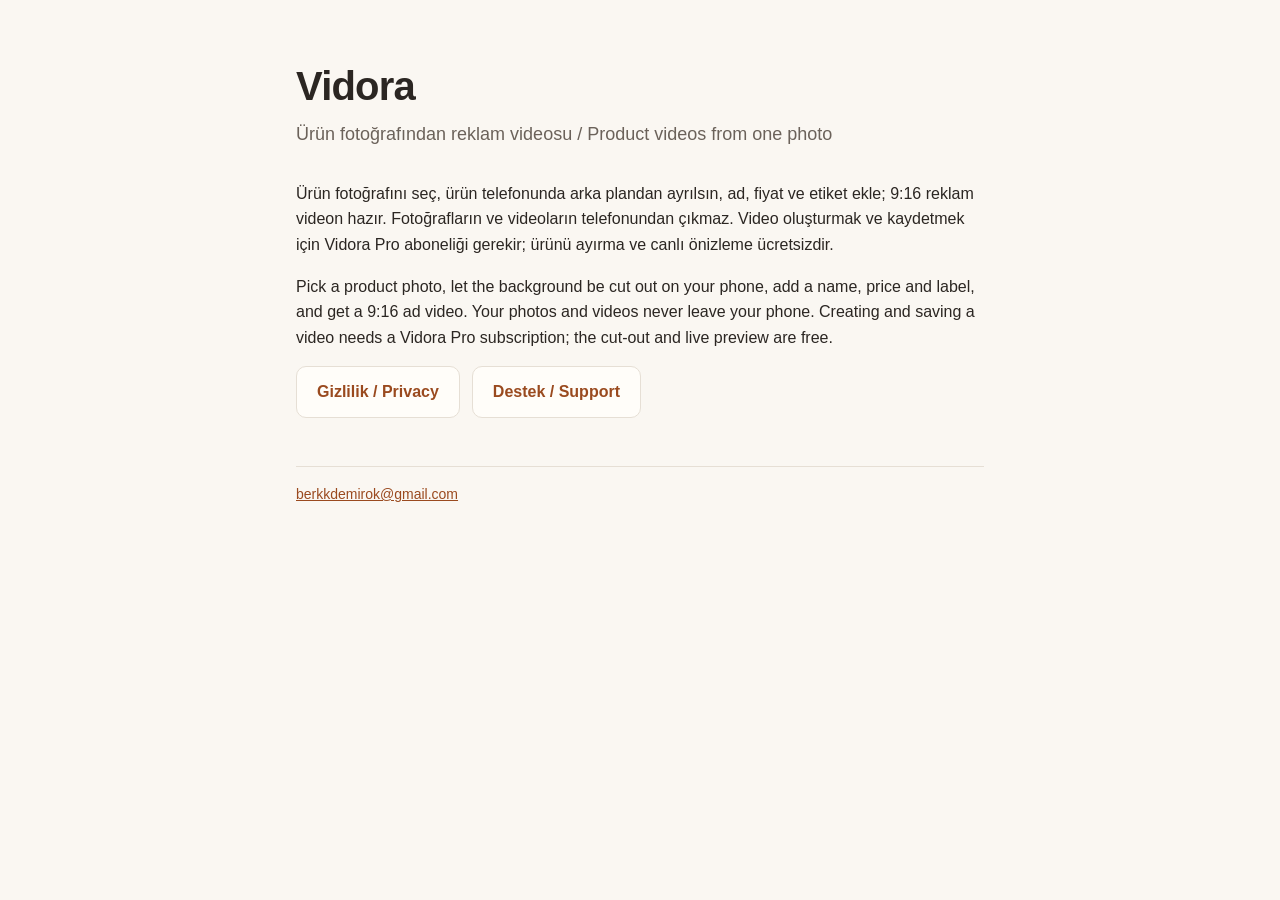
<file: vidora/index.html>
<!doctype html>
<html lang="tr">
<head>
<meta charset="utf-8">
<meta name="viewport" content="width=device-width, initial-scale=1">
<title>Vidora</title>
<meta name="description" content="Vidora – Ürün fotoğrafından reklam videosu / Product videos from one photo">
<style>
  :root { --bg: #faf7f2; --text: #2b2622; --muted: #6b625a; --line: #e6dfd5; --accent: #9a4a1f; --card: #fffdf9; }
  * { box-sizing: border-box; }
  html { -webkit-text-size-adjust: 100%; }
  body { margin: 0; background: var(--bg); color: var(--text); font: 16px/1.6 -apple-system, BlinkMacSystemFont, "Segoe UI", Roboto, "Helvetica Neue", Arial, sans-serif; }
  main { max-width: 720px; margin: 0 auto; padding: 64px 16px 48px; }
  h1 { font-size: 2.5rem; line-height: 1.1; margin: 0 0 12px; letter-spacing: -0.02em; }
  .tagline { font-size: 1.125rem; color: var(--muted); margin: 0 0 32px; }
  p { margin: 0 0 16px; }
  nav { display: flex; flex-wrap: wrap; gap: 12px; }
  nav a { display: inline-block; padding: 12px 20px; border: 1px solid var(--line); border-radius: 10px; background: var(--card); color: var(--accent); text-decoration: none; font-weight: 600; }
  nav a:hover, nav a:focus-visible { border-color: var(--accent); }
  footer { margin-top: 48px; padding-top: 16px; border-top: 1px solid var(--line); color: var(--muted); font-size: 0.875rem; }
  footer a { color: var(--accent); }
</style>
</head>
<body>
<main>
  <h1>Vidora</h1>
  <p class="tagline">Ürün fotoğrafından reklam videosu / Product videos from one photo</p>
  <p>Ürün fotoğrafını seç, ürün telefonunda arka plandan ayrılsın, ad, fiyat ve etiket ekle; 9:16 reklam videon hazır. Fotoğrafların ve videoların telefonundan çıkmaz. Video oluşturmak ve kaydetmek için Vidora Pro aboneliği gerekir; ürünü ayırma ve canlı önizleme ücretsizdir.</p>
  <p>Pick a product photo, let the background be cut out on your phone, add a name, price and label, and get a 9:16 ad video. Your photos and videos never leave your phone. Creating and saving a video needs a Vidora Pro subscription; the cut-out and live preview are free.</p>
  <nav>
    <a href="privacy/">Gizlilik / Privacy</a>
    <a href="support/">Destek / Support</a>
  </nav>
  <footer>
    <a href="mailto:berkkdemirok@gmail.com">berkkdemirok@gmail.com</a>
  </footer>
</main>
</body>
</html>
</file>
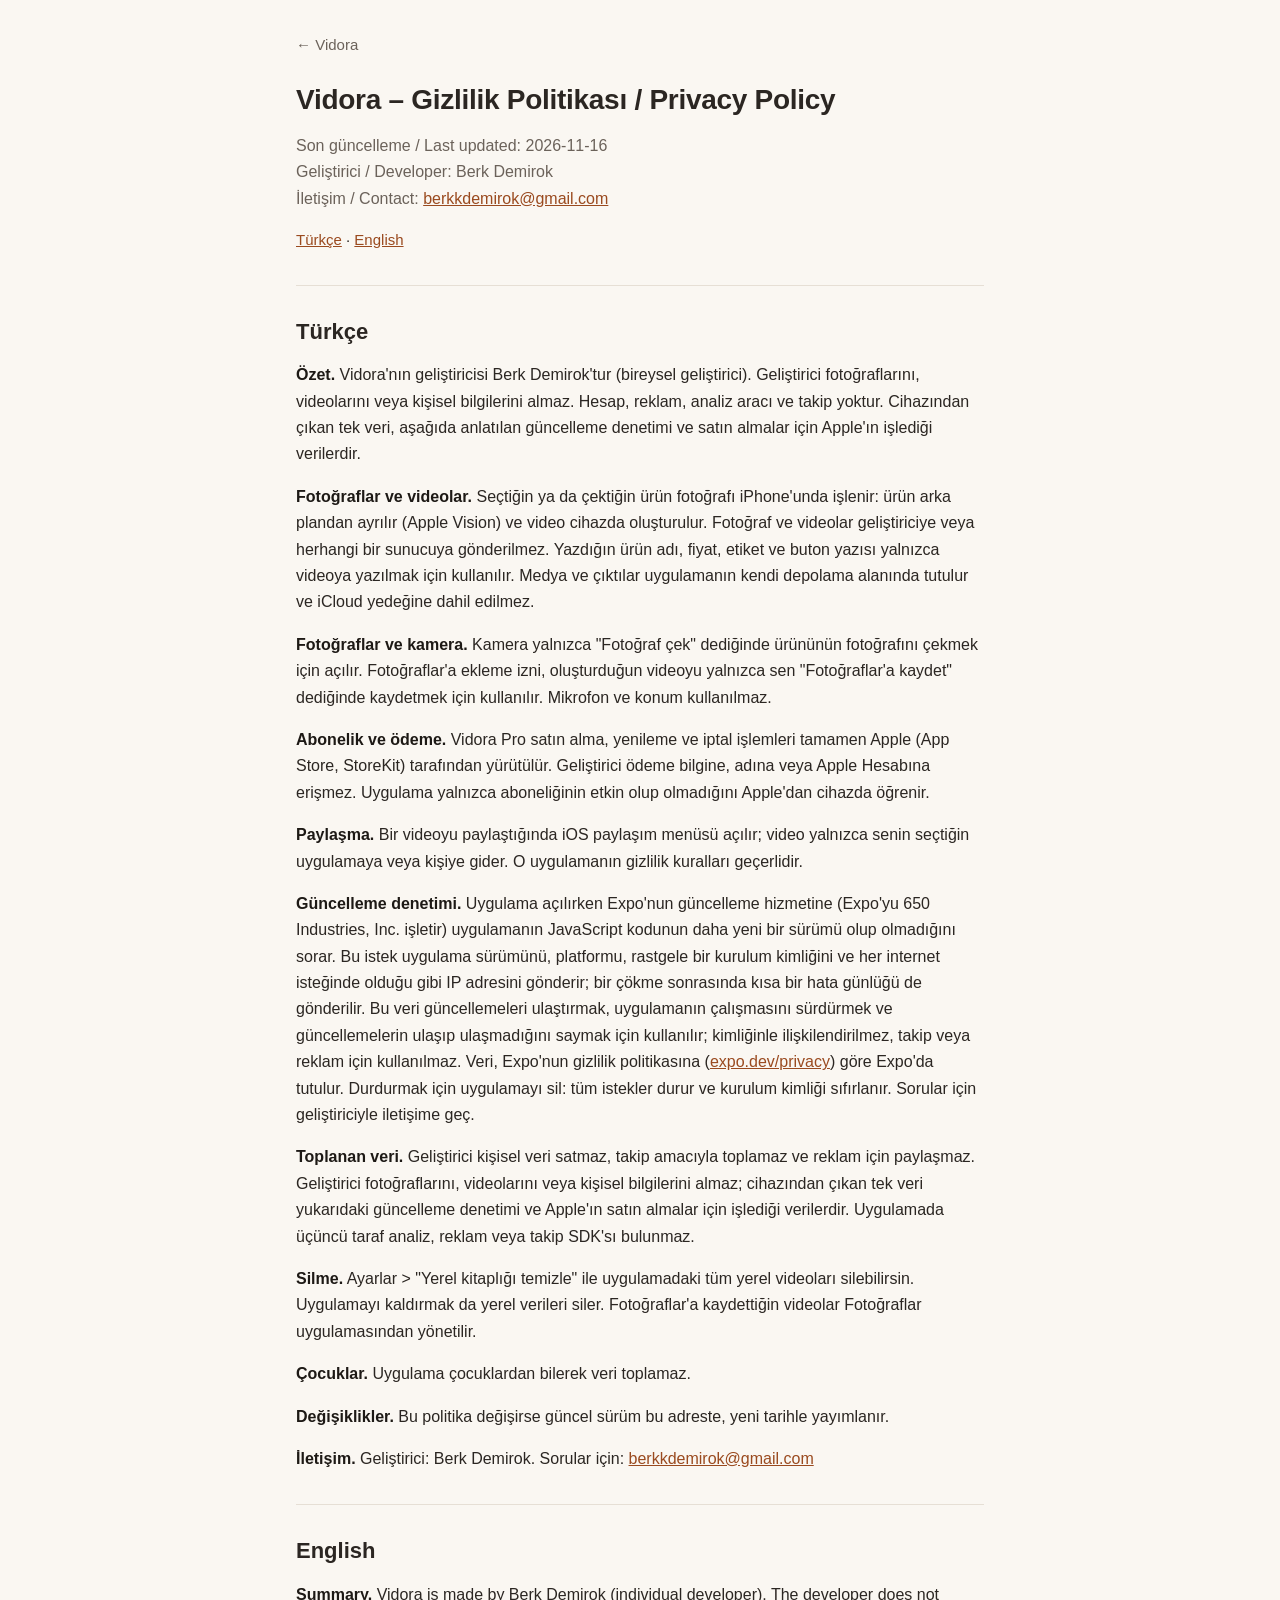
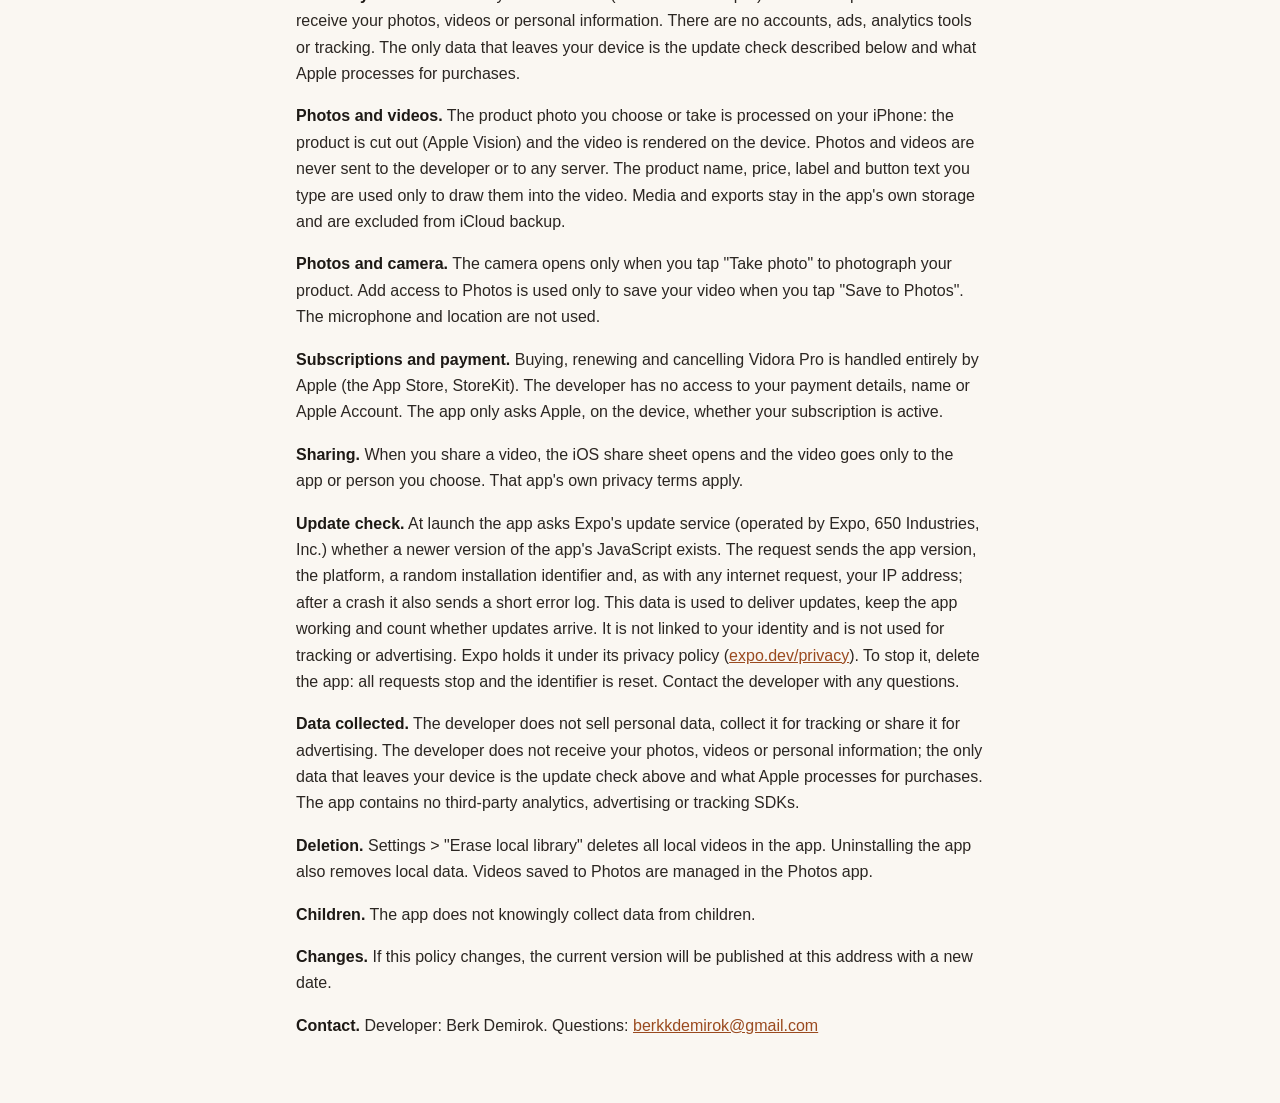
<file: vidora/privacy/index.html>
<!doctype html>
<html lang="tr">
<head>
<meta charset="utf-8">
<meta name="viewport" content="width=device-width, initial-scale=1">
<title>Gizlilik Politikası / Privacy Policy – Vidora</title>
<meta name="description" content="Vidora gizlilik politikası / Vidora privacy policy">
<style>
  :root { --bg: #faf7f2; --text: #2b2622; --muted: #6b625a; --line: #e6dfd5; --accent: #9a4a1f; }
  * { box-sizing: border-box; }
  html { -webkit-text-size-adjust: 100%; }
  body { margin: 0; background: var(--bg); color: var(--text); font: 16px/1.65 -apple-system, BlinkMacSystemFont, "Segoe UI", Roboto, "Helvetica Neue", Arial, sans-serif; }
  main { max-width: 720px; margin: 0 auto; padding: 32px 16px 48px; overflow-wrap: break-word; }
  .home { display: inline-block; margin-bottom: 24px; color: var(--muted); text-decoration: none; font-size: 0.9375rem; }
  .home:hover { color: var(--accent); }
  h1 { font-size: 1.75rem; line-height: 1.25; margin: 0 0 16px; letter-spacing: -0.01em; }
  h2 { font-size: 1.375rem; line-height: 1.3; margin: 0 0 16px; }
  .meta { color: var(--muted); margin: 0; }
  hr { border: 0; border-top: 1px solid var(--line); margin: 32px 0; }
  p { margin: 0 0 16px; }
  strong { color: #1d1915; }
  a { color: var(--accent); }
  .lang-nav { margin: 16px 0 0; font-size: 0.9375rem; }
</style>
</head>
<body>
<main>
  <a class="home" href="../">&larr; Vidora</a>

  <h1>Vidora – Gizlilik Politikası / Privacy Policy</h1>
  <p class="meta">Son güncelleme / Last updated: 2026-11-16<br>
  Geliştirici / Developer: Berk Demirok<br>
  İletişim / Contact: <a href="mailto:berkkdemirok@gmail.com">berkkdemirok@gmail.com</a></p>
  <p class="lang-nav"><a href="#tr">Türkçe</a> · <a href="#en">English</a></p>

  <hr>

  <section id="tr" lang="tr">
    <h2>Türkçe</h2>

    <p><strong>Özet.</strong> Vidora'nın geliştiricisi Berk Demirok'tur (bireysel geliştirici). Geliştirici fotoğraflarını, videolarını veya kişisel bilgilerini almaz. Hesap, reklam, analiz aracı ve takip yoktur. Cihazından çıkan tek veri, aşağıda anlatılan güncelleme denetimi ve satın almalar için Apple'ın işlediği verilerdir.</p>

    <p><strong>Fotoğraflar ve videolar.</strong> Seçtiğin ya da çektiğin ürün fotoğrafı iPhone'unda işlenir: ürün arka plandan ayrılır (Apple Vision) ve video cihazda oluşturulur. Fotoğraf ve videolar geliştiriciye veya herhangi bir sunucuya gönderilmez. Yazdığın ürün adı, fiyat, etiket ve buton yazısı yalnızca videoya yazılmak için kullanılır. Medya ve çıktılar uygulamanın kendi depolama alanında tutulur ve iCloud yedeğine dahil edilmez.</p>

    <p><strong>Fotoğraflar ve kamera.</strong> Kamera yalnızca "Fotoğraf çek" dediğinde ürününün fotoğrafını çekmek için açılır. Fotoğraflar'a ekleme izni, oluşturduğun videoyu yalnızca sen "Fotoğraflar'a kaydet" dediğinde kaydetmek için kullanılır. Mikrofon ve konum kullanılmaz.</p>

    <p><strong>Abonelik ve ödeme.</strong> Vidora Pro satın alma, yenileme ve iptal işlemleri tamamen Apple (App Store, StoreKit) tarafından yürütülür. Geliştirici ödeme bilgine, adına veya Apple Hesabına erişmez. Uygulama yalnızca aboneliğinin etkin olup olmadığını Apple'dan cihazda öğrenir.</p>

    <p><strong>Paylaşma.</strong> Bir videoyu paylaştığında iOS paylaşım menüsü açılır; video yalnızca senin seçtiğin uygulamaya veya kişiye gider. O uygulamanın gizlilik kuralları geçerlidir.</p>

    <p><strong>Güncelleme denetimi.</strong> Uygulama açılırken Expo'nun güncelleme hizmetine (Expo'yu 650 Industries, Inc. işletir) uygulamanın JavaScript kodunun daha yeni bir sürümü olup olmadığını sorar. Bu istek uygulama sürümünü, platformu, rastgele bir kurulum kimliğini ve her internet isteğinde olduğu gibi IP adresini gönderir; bir çökme sonrasında kısa bir hata günlüğü de gönderilir. Bu veri güncellemeleri ulaştırmak, uygulamanın çalışmasını sürdürmek ve güncellemelerin ulaşıp ulaşmadığını saymak için kullanılır; kimliğinle ilişkilendirilmez, takip veya reklam için kullanılmaz. Veri, Expo'nun gizlilik politikasına (<a href="https://expo.dev/privacy">expo.dev/privacy</a>) göre Expo'da tutulur. Durdurmak için uygulamayı sil: tüm istekler durur ve kurulum kimliği sıfırlanır. Sorular için geliştiriciyle iletişime geç.</p>

    <p><strong>Toplanan veri.</strong> Geliştirici kişisel veri satmaz, takip amacıyla toplamaz ve reklam için paylaşmaz. Geliştirici fotoğraflarını, videolarını veya kişisel bilgilerini almaz; cihazından çıkan tek veri yukarıdaki güncelleme denetimi ve Apple'ın satın almalar için işlediği verilerdir. Uygulamada üçüncü taraf analiz, reklam veya takip SDK'sı bulunmaz.</p>

    <p><strong>Silme.</strong> Ayarlar &gt; "Yerel kitaplığı temizle" ile uygulamadaki tüm yerel videoları silebilirsin. Uygulamayı kaldırmak da yerel verileri siler. Fotoğraflar'a kaydettiğin videolar Fotoğraflar uygulamasından yönetilir.</p>

    <p><strong>Çocuklar.</strong> Uygulama çocuklardan bilerek veri toplamaz.</p>

    <p><strong>Değişiklikler.</strong> Bu politika değişirse güncel sürüm bu adreste, yeni tarihle yayımlanır.</p>

    <p><strong>İletişim.</strong> Geliştirici: Berk Demirok. Sorular için: <a href="mailto:berkkdemirok@gmail.com">berkkdemirok@gmail.com</a></p>

  </section>

  <hr>

  <section id="en" lang="en">
    <h2>English</h2>

    <p><strong>Summary.</strong> Vidora is made by Berk Demirok (individual developer). The developer does not receive your photos, videos or personal information. There are no accounts, ads, analytics tools or tracking. The only data that leaves your device is the update check described below and what Apple processes for purchases.</p>

    <p><strong>Photos and videos.</strong> The product photo you choose or take is processed on your iPhone: the product is cut out (Apple Vision) and the video is rendered on the device. Photos and videos are never sent to the developer or to any server. The product name, price, label and button text you type are used only to draw them into the video. Media and exports stay in the app's own storage and are excluded from iCloud backup.</p>

    <p><strong>Photos and camera.</strong> The camera opens only when you tap "Take photo" to photograph your product. Add access to Photos is used only to save your video when you tap "Save to Photos". The microphone and location are not used.</p>

    <p><strong>Subscriptions and payment.</strong> Buying, renewing and cancelling Vidora Pro is handled entirely by Apple (the App Store, StoreKit). The developer has no access to your payment details, name or Apple Account. The app only asks Apple, on the device, whether your subscription is active.</p>

    <p><strong>Sharing.</strong> When you share a video, the iOS share sheet opens and the video goes only to the app or person you choose. That app's own privacy terms apply.</p>

    <p><strong>Update check.</strong> At launch the app asks Expo's update service (operated by Expo, 650 Industries, Inc.) whether a newer version of the app's JavaScript exists. The request sends the app version, the platform, a random installation identifier and, as with any internet request, your IP address; after a crash it also sends a short error log. This data is used to deliver updates, keep the app working and count whether updates arrive. It is not linked to your identity and is not used for tracking or advertising. Expo holds it under its privacy policy (<a href="https://expo.dev/privacy">expo.dev/privacy</a>). To stop it, delete the app: all requests stop and the identifier is reset. Contact the developer with any questions.</p>

    <p><strong>Data collected.</strong> The developer does not sell personal data, collect it for tracking or share it for advertising. The developer does not receive your photos, videos or personal information; the only data that leaves your device is the update check above and what Apple processes for purchases. The app contains no third-party analytics, advertising or tracking SDKs.</p>

    <p><strong>Deletion.</strong> Settings &gt; "Erase local library" deletes all local videos in the app. Uninstalling the app also removes local data. Videos saved to Photos are managed in the Photos app.</p>

    <p><strong>Children.</strong> The app does not knowingly collect data from children.</p>

    <p><strong>Changes.</strong> If this policy changes, the current version will be published at this address with a new date.</p>

    <p><strong>Contact.</strong> Developer: Berk Demirok. Questions: <a href="mailto:berkkdemirok@gmail.com">berkkdemirok@gmail.com</a></p>

  </section>
</main>
</body>
</html>
</file>
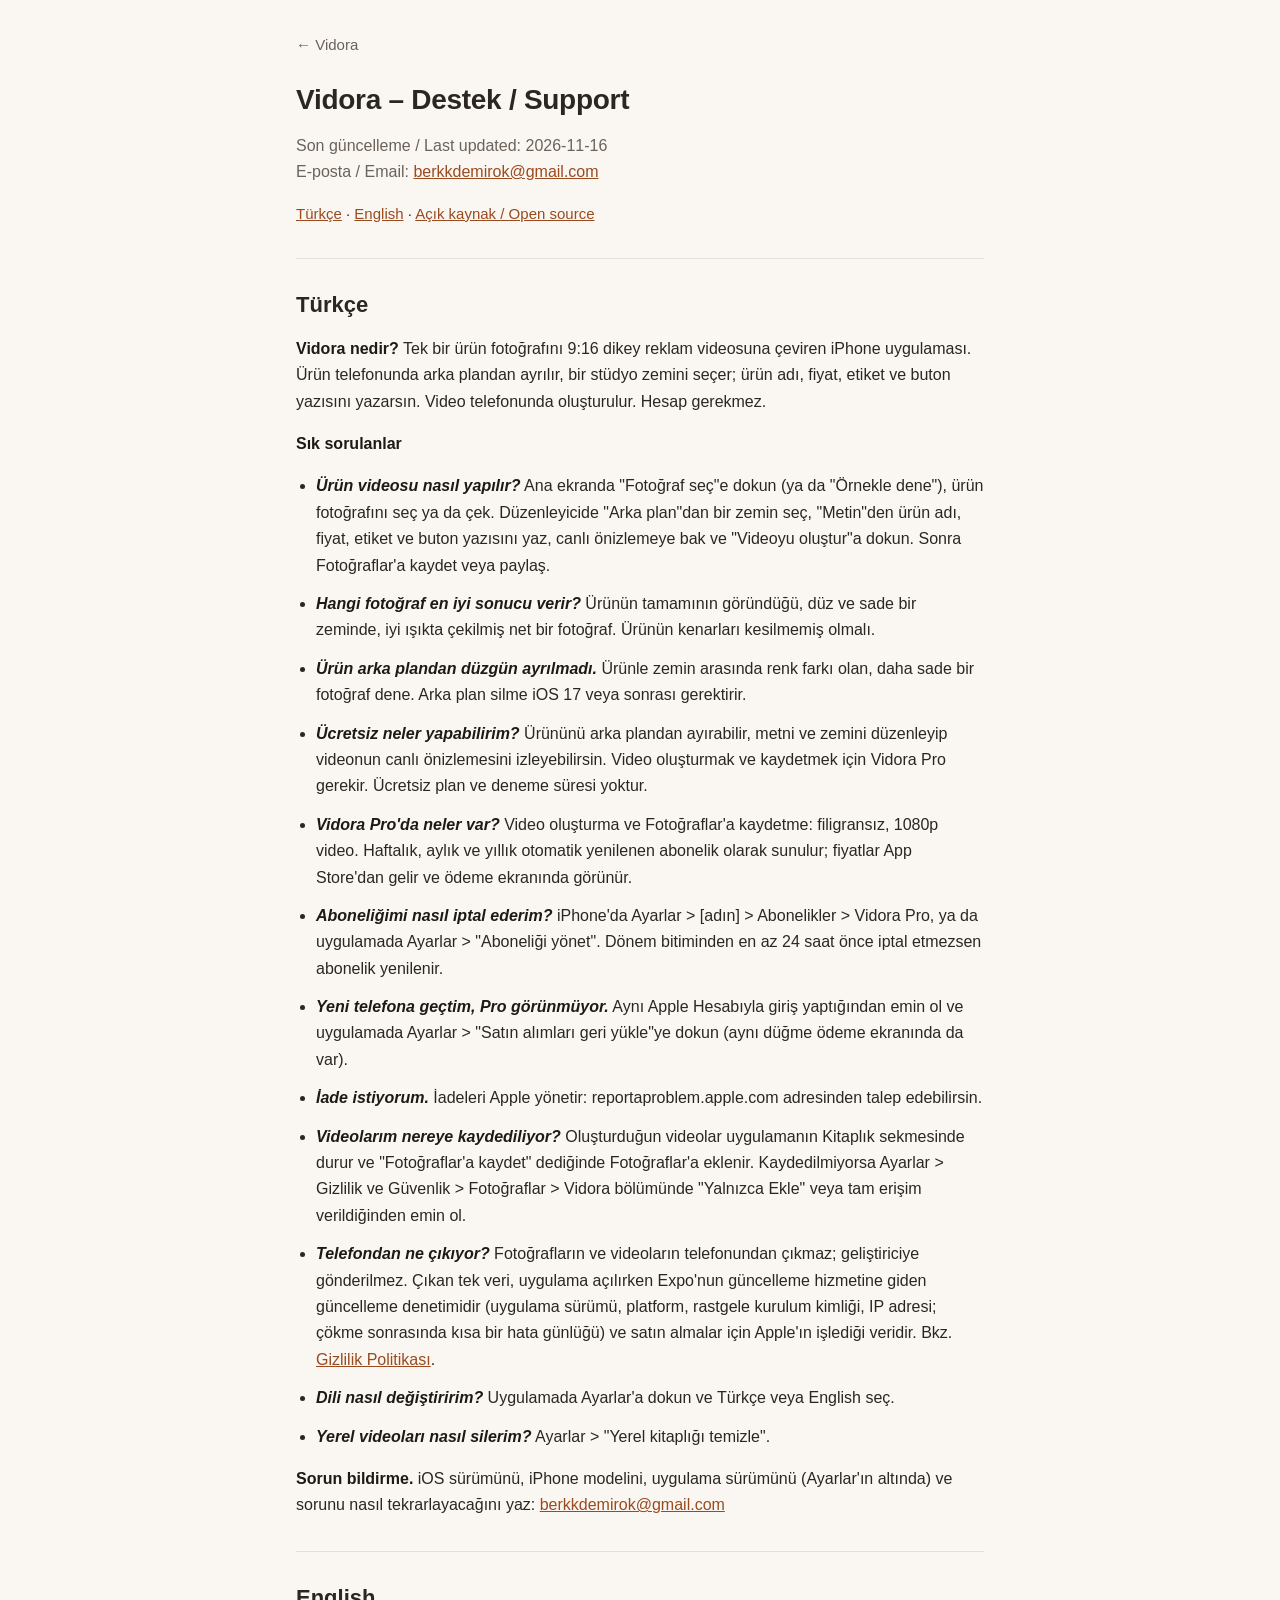
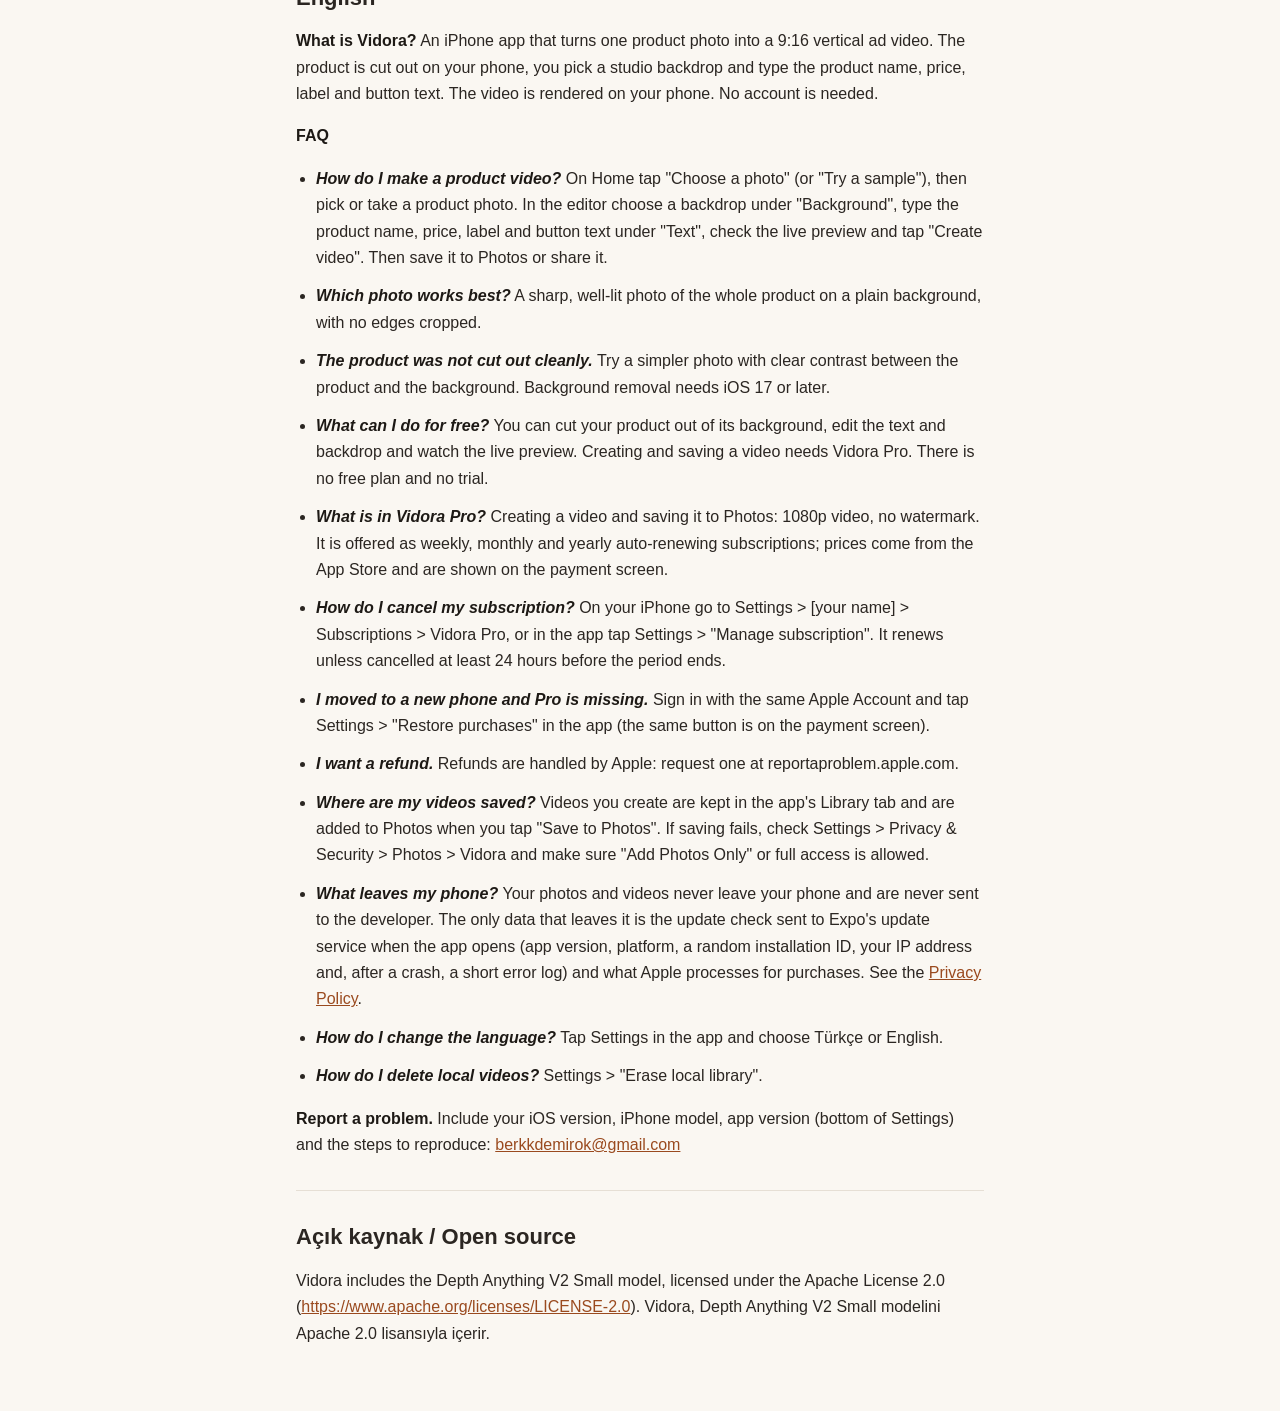
<file: vidora/support/index.html>
<!doctype html>
<html lang="tr">
<head>
<meta charset="utf-8">
<meta name="viewport" content="width=device-width, initial-scale=1">
<title>Destek / Support – Vidora</title>
<meta name="description" content="Vidora destek ve sık sorulanlar / Vidora support and FAQ">
<style>
  :root { --bg: #faf7f2; --text: #2b2622; --muted: #6b625a; --line: #e6dfd5; --accent: #9a4a1f; }
  * { box-sizing: border-box; }
  html { -webkit-text-size-adjust: 100%; }
  body { margin: 0; background: var(--bg); color: var(--text); font: 16px/1.65 -apple-system, BlinkMacSystemFont, "Segoe UI", Roboto, "Helvetica Neue", Arial, sans-serif; }
  main { max-width: 720px; margin: 0 auto; padding: 32px 16px 48px; overflow-wrap: break-word; }
  .home { display: inline-block; margin-bottom: 24px; color: var(--muted); text-decoration: none; font-size: 0.9375rem; }
  .home:hover { color: var(--accent); }
  h1 { font-size: 1.75rem; line-height: 1.25; margin: 0 0 16px; letter-spacing: -0.01em; }
  h2 { font-size: 1.375rem; line-height: 1.3; margin: 0 0 16px; }
  .meta { color: var(--muted); margin: 0; }
  hr { border: 0; border-top: 1px solid var(--line); margin: 32px 0; }
  p { margin: 0 0 16px; }
  ul { margin: 0 0 16px; padding-left: 1.25em; }
  li { margin: 0 0 12px; }
  li em { font-style: italic; font-weight: 600; color: #1d1915; }
  strong { color: #1d1915; }
  a { color: var(--accent); }
  .lang-nav { margin: 16px 0 0; font-size: 0.9375rem; }
</style>
</head>
<body>
<main>
  <a class="home" href="../">&larr; Vidora</a>

  <h1>Vidora – Destek / Support</h1>
  <p class="meta">Son güncelleme / Last updated: 2026-11-16<br>
  E-posta / Email: <a href="mailto:berkkdemirok@gmail.com">berkkdemirok@gmail.com</a></p>
  <p class="lang-nav"><a href="#tr">Türkçe</a> · <a href="#en">English</a> · <a href="#oss">Açık kaynak / Open source</a></p>

  <hr>

  <section id="tr" lang="tr">
    <h2>Türkçe</h2>

    <p><strong>Vidora nedir?</strong> Tek bir ürün fotoğrafını 9:16 dikey reklam videosuna çeviren iPhone uygulaması. Ürün telefonunda arka plandan ayrılır, bir stüdyo zemini seçer; ürün adı, fiyat, etiket ve buton yazısını yazarsın. Video telefonunda oluşturulur. Hesap gerekmez.</p>

    <p><strong>Sık sorulanlar</strong></p>

    <ul>
      <li><em>Ürün videosu nasıl yapılır?</em> Ana ekranda "Fotoğraf seç"e dokun (ya da "Örnekle dene"), ürün fotoğrafını seç ya da çek. Düzenleyicide "Arka plan"dan bir zemin seç, "Metin"den ürün adı, fiyat, etiket ve buton yazısını yaz, canlı önizlemeye bak ve "Videoyu oluştur"a dokun. Sonra Fotoğraflar'a kaydet veya paylaş.</li>
      <li><em>Hangi fotoğraf en iyi sonucu verir?</em> Ürünün tamamının göründüğü, düz ve sade bir zeminde, iyi ışıkta çekilmiş net bir fotoğraf. Ürünün kenarları kesilmemiş olmalı.</li>
      <li><em>Ürün arka plandan düzgün ayrılmadı.</em> Ürünle zemin arasında renk farkı olan, daha sade bir fotoğraf dene. Arka plan silme iOS 17 veya sonrası gerektirir.</li>
      <li><em>Ücretsiz neler yapabilirim?</em> Ürününü arka plandan ayırabilir, metni ve zemini düzenleyip videonun canlı önizlemesini izleyebilirsin. Video oluşturmak ve kaydetmek için Vidora Pro gerekir. Ücretsiz plan ve deneme süresi yoktur.</li>
      <li><em>Vidora Pro'da neler var?</em> Video oluşturma ve Fotoğraflar'a kaydetme: filigransız, 1080p video. Haftalık, aylık ve yıllık otomatik yenilenen abonelik olarak sunulur; fiyatlar App Store'dan gelir ve ödeme ekranında görünür.</li>
      <li><em>Aboneliğimi nasıl iptal ederim?</em> iPhone'da Ayarlar &gt; [adın] &gt; Abonelikler &gt; Vidora Pro, ya da uygulamada Ayarlar &gt; "Aboneliği yönet". Dönem bitiminden en az 24 saat önce iptal etmezsen abonelik yenilenir.</li>
      <li><em>Yeni telefona geçtim, Pro görünmüyor.</em> Aynı Apple Hesabıyla giriş yaptığından emin ol ve uygulamada Ayarlar &gt; "Satın alımları geri yükle"ye dokun (aynı düğme ödeme ekranında da var).</li>
      <li><em>İade istiyorum.</em> İadeleri Apple yönetir: reportaproblem.apple.com adresinden talep edebilirsin.</li>
      <li><em>Videolarım nereye kaydediliyor?</em> Oluşturduğun videolar uygulamanın Kitaplık sekmesinde durur ve "Fotoğraflar'a kaydet" dediğinde Fotoğraflar'a eklenir. Kaydedilmiyorsa Ayarlar &gt; Gizlilik ve Güvenlik &gt; Fotoğraflar &gt; Vidora bölümünde "Yalnızca Ekle" veya tam erişim verildiğinden emin ol.</li>
      <li><em>Telefondan ne çıkıyor?</em> Fotoğrafların ve videoların telefonundan çıkmaz; geliştiriciye gönderilmez. Çıkan tek veri, uygulama açılırken Expo'nun güncelleme hizmetine giden güncelleme denetimidir (uygulama sürümü, platform, rastgele kurulum kimliği, IP adresi; çökme sonrasında kısa bir hata günlüğü) ve satın almalar için Apple'ın işlediği veridir. Bkz. <a href="https://berkdemirokk.github.io/vidora/privacy">Gizlilik Politikası</a>.</li>
      <li><em>Dili nasıl değiştiririm?</em> Uygulamada Ayarlar'a dokun ve Türkçe veya English seç.</li>
      <li><em>Yerel videoları nasıl silerim?</em> Ayarlar &gt; "Yerel kitaplığı temizle".</li>
    </ul>

    <p><strong>Sorun bildirme.</strong> iOS sürümünü, iPhone modelini, uygulama sürümünü (Ayarlar'ın altında) ve sorunu nasıl tekrarlayacağını yaz: <a href="mailto:berkkdemirok@gmail.com">berkkdemirok@gmail.com</a></p>

  </section>

  <hr>

  <section id="en" lang="en">
    <h2>English</h2>

    <p><strong>What is Vidora?</strong> An iPhone app that turns one product photo into a 9:16 vertical ad video. The product is cut out on your phone, you pick a studio backdrop and type the product name, price, label and button text. The video is rendered on your phone. No account is needed.</p>

    <p><strong>FAQ</strong></p>

    <ul>
      <li><em>How do I make a product video?</em> On Home tap "Choose a photo" (or "Try a sample"), then pick or take a product photo. In the editor choose a backdrop under "Background", type the product name, price, label and button text under "Text", check the live preview and tap "Create video". Then save it to Photos or share it.</li>
      <li><em>Which photo works best?</em> A sharp, well-lit photo of the whole product on a plain background, with no edges cropped.</li>
      <li><em>The product was not cut out cleanly.</em> Try a simpler photo with clear contrast between the product and the background. Background removal needs iOS 17 or later.</li>
      <li><em>What can I do for free?</em> You can cut your product out of its background, edit the text and backdrop and watch the live preview. Creating and saving a video needs Vidora Pro. There is no free plan and no trial.</li>
      <li><em>What is in Vidora Pro?</em> Creating a video and saving it to Photos: 1080p video, no watermark. It is offered as weekly, monthly and yearly auto-renewing subscriptions; prices come from the App Store and are shown on the payment screen.</li>
      <li><em>How do I cancel my subscription?</em> On your iPhone go to Settings &gt; [your name] &gt; Subscriptions &gt; Vidora Pro, or in the app tap Settings &gt; "Manage subscription". It renews unless cancelled at least 24 hours before the period ends.</li>
      <li><em>I moved to a new phone and Pro is missing.</em> Sign in with the same Apple Account and tap Settings &gt; "Restore purchases" in the app (the same button is on the payment screen).</li>
      <li><em>I want a refund.</em> Refunds are handled by Apple: request one at reportaproblem.apple.com.</li>
      <li><em>Where are my videos saved?</em> Videos you create are kept in the app's Library tab and are added to Photos when you tap "Save to Photos". If saving fails, check Settings &gt; Privacy &amp; Security &gt; Photos &gt; Vidora and make sure "Add Photos Only" or full access is allowed.</li>
      <li><em>What leaves my phone?</em> Your photos and videos never leave your phone and are never sent to the developer. The only data that leaves it is the update check sent to Expo's update service when the app opens (app version, platform, a random installation ID, your IP address and, after a crash, a short error log) and what Apple processes for purchases. See the <a href="https://berkdemirokk.github.io/vidora/privacy">Privacy Policy</a>.</li>
      <li><em>How do I change the language?</em> Tap Settings in the app and choose Türkçe or English.</li>
      <li><em>How do I delete local videos?</em> Settings &gt; "Erase local library".</li>
    </ul>

    <p><strong>Report a problem.</strong> Include your iOS version, iPhone model, app version (bottom of Settings) and the steps to reproduce: <a href="mailto:berkkdemirok@gmail.com">berkkdemirok@gmail.com</a></p>

  </section>

  <hr>

  <section id="oss">
    <h2>Açık kaynak / Open source</h2>

    <p lang="en">Vidora includes the Depth Anything V2 Small model, licensed under the Apache License 2.0 (<a href="https://www.apache.org/licenses/LICENSE-2.0">https://www.apache.org/licenses/LICENSE-2.0</a>). <span lang="tr">Vidora, Depth Anything V2 Small modelini Apache 2.0 lisansıyla içerir.</span></p>
  </section>
</main>
</body>
</html>
</file>
